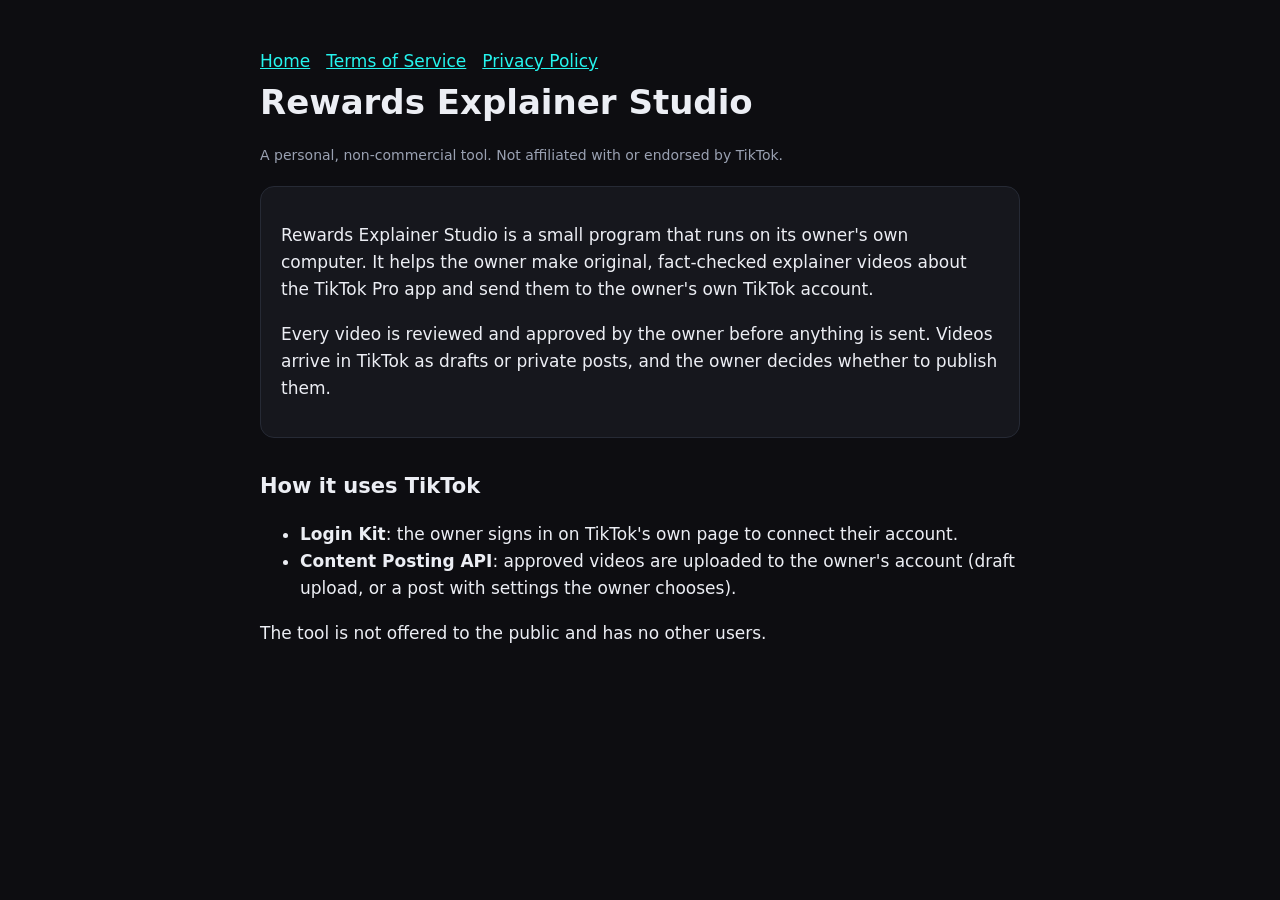
<file: index.html>
<!doctype html><html lang="en"><head><meta charset="utf-8"><meta name="viewport" content="width=device-width,initial-scale=1"> <title>Rewards Explainer Studio</title><link rel="stylesheet" href="style.css"></head><body><main> <nav><a href="index.html">Home</a><a href="terms.html">Terms of Service</a><a href="privacy.html">Privacy Policy</a></nav> <h1>Rewards Explainer Studio</h1> <p class="muted">A personal, non-commercial tool. Not affiliated with or endorsed by TikTok.</p> <div class="card"> <p>Rewards Explainer Studio is a small program that runs on its owner's own computer. It helps the owner make original, fact-checked explainer videos about the TikTok Pro app and send them to the owner's own TikTok account.</p> <p>Every video is reviewed and approved by the owner before anything is sent. Videos arrive in TikTok as drafts or private posts, and the owner decides whether to publish them.</p> </div> <h2>How it uses TikTok</h2> <ul> <li><b>Login Kit</b>: the owner signs in on TikTok's own page to connect their account.</li> <li><b>Content Posting API</b>: approved videos are uploaded to the owner's account (draft upload, or a post with settings the owner chooses).</li> </ul> <p>The tool is not offered to the public and has no other users.</p> </main></body></html>
</file>
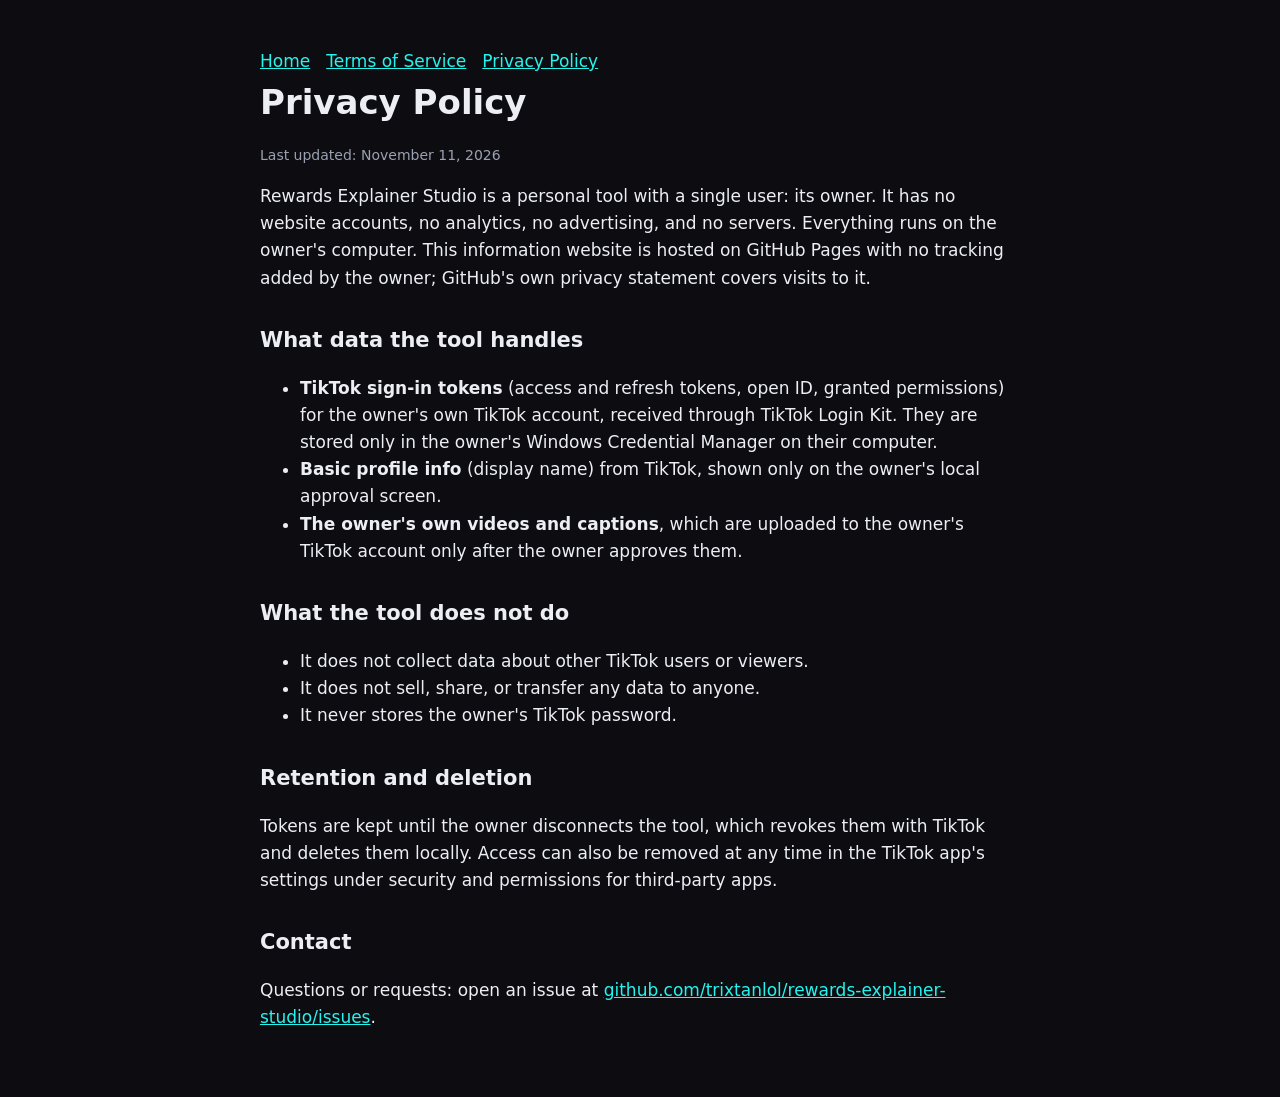
<file: privacy.html>
<!doctype html><html lang="en"><head><meta charset="utf-8"><meta name="viewport" content="width=device-width,initial-scale=1"> <title>Privacy Policy · Rewards Explainer Studio</title><link rel="stylesheet" href="style.css"></head><body><main> <nav><a href="index.html">Home</a><a href="terms.html">Terms of Service</a><a href="privacy.html">Privacy Policy</a></nav> <h1>Privacy Policy</h1><p class="muted">Last updated: November 11, 2026</p> <p>Rewards Explainer Studio is a personal tool with a single user: its owner. It has no website accounts, no analytics, no advertising, and no servers. Everything runs on the owner's computer. This information website is hosted on GitHub Pages with no tracking added by the owner; GitHub's own privacy statement covers visits to it.</p> <h2>What data the tool handles</h2> <ul> <li><b>TikTok sign-in tokens</b> (access and refresh tokens, open ID, granted permissions) for the owner's own TikTok account, received through TikTok Login Kit. They are stored only in the owner's Windows Credential Manager on their computer.</li> <li><b>Basic profile info</b> (display name) from TikTok, shown only on the owner's local approval screen.</li> <li><b>The owner's own videos and captions</b>, which are uploaded to the owner's TikTok account only after the owner approves them.</li> </ul> <h2>What the tool does not do</h2> <ul> <li>It does not collect data about other TikTok users or viewers.</li> <li>It does not sell, share, or transfer any data to anyone.</li> <li>It never stores the owner's TikTok password.</li> </ul> <h2>Retention and deletion</h2> <p>Tokens are kept until the owner disconnects the tool, which revokes them with TikTok and deletes them locally. Access can also be removed at any time in the TikTok app's settings under security and permissions for third-party apps.</p> <h2>Contact</h2><p>Questions or requests: open an issue at <a href="https://github.com/trixtanlol/rewards-explainer-studio/issues">github.com/trixtanlol/rewards-explainer-studio/issues</a>.</p> </main></body></html>
</file>
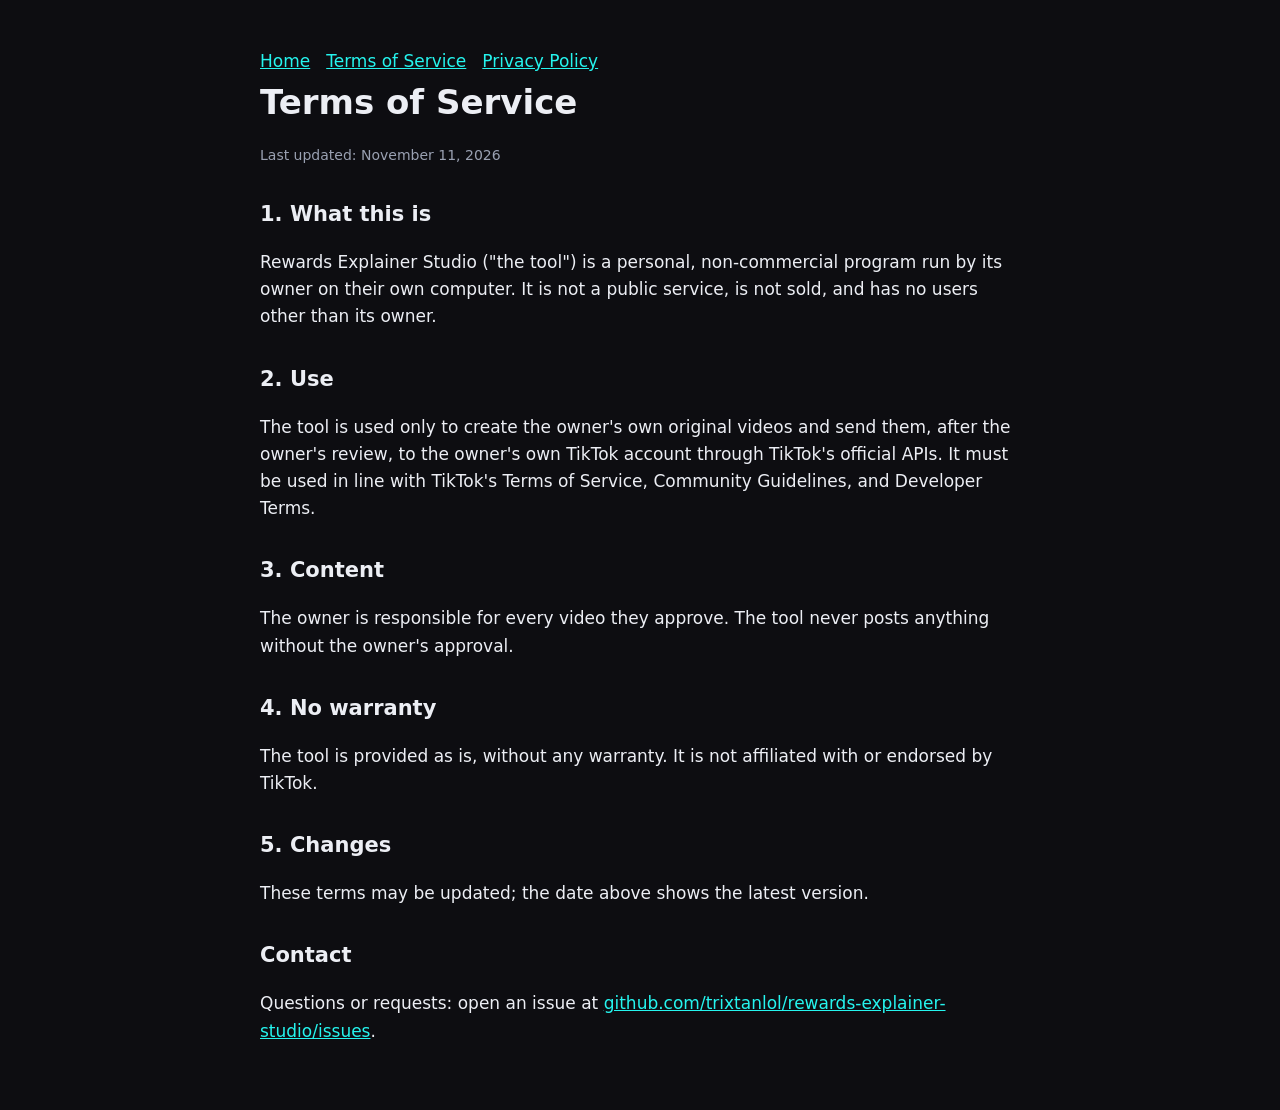
<file: terms.html>
<!doctype html><html lang="en"><head><meta charset="utf-8"><meta name="viewport" content="width=device-width,initial-scale=1"> <title>Terms of Service · Rewards Explainer Studio</title><link rel="stylesheet" href="style.css"></head><body><main> <nav><a href="index.html">Home</a><a href="terms.html">Terms of Service</a><a href="privacy.html">Privacy Policy</a></nav> <h1>Terms of Service</h1><p class="muted">Last updated: November 11, 2026</p> <h2>1. What this is</h2> <p>Rewards Explainer Studio ("the tool") is a personal, non-commercial program run by its owner on their own computer. It is not a public service, is not sold, and has no users other than its owner.</p> <h2>2. Use</h2> <p>The tool is used only to create the owner's own original videos and send them, after the owner's review, to the owner's own TikTok account through TikTok's official APIs. It must be used in line with TikTok's Terms of Service, Community Guidelines, and Developer Terms.</p> <h2>3. Content</h2> <p>The owner is responsible for every video they approve. The tool never posts anything without the owner's approval.</p> <h2>4. No warranty</h2> <p>The tool is provided as is, without any warranty. It is not affiliated with or endorsed by TikTok.</p> <h2>5. Changes</h2> <p>These terms may be updated; the date above shows the latest version.</p> <h2>Contact</h2><p>Questions or requests: open an issue at <a href="https://github.com/trixtanlol/rewards-explainer-studio/issues">github.com/trixtanlol/rewards-explainer-studio/issues</a>.</p> </main></body></html>
</file>
<file: style.css>
body{margin:0;background:#0d0d11;color:#eceef4;font:17px/1.6 "Segoe UI",system-ui,sans-serif} main{max-width:760px;margin:0 auto;padding:48px 20px} h1{font-size:34px;margin:0 0 6px}h2{font-size:21px;margin-top:32px} a{color:#25f4ee}.muted{color:#9aa1b2;font-size:14px}nav a{margin-right:16px} .card{background:#16171d;border:1px solid #262a35;border-radius:14px;padding:18px 20px;margin:20px 0}
</file>
